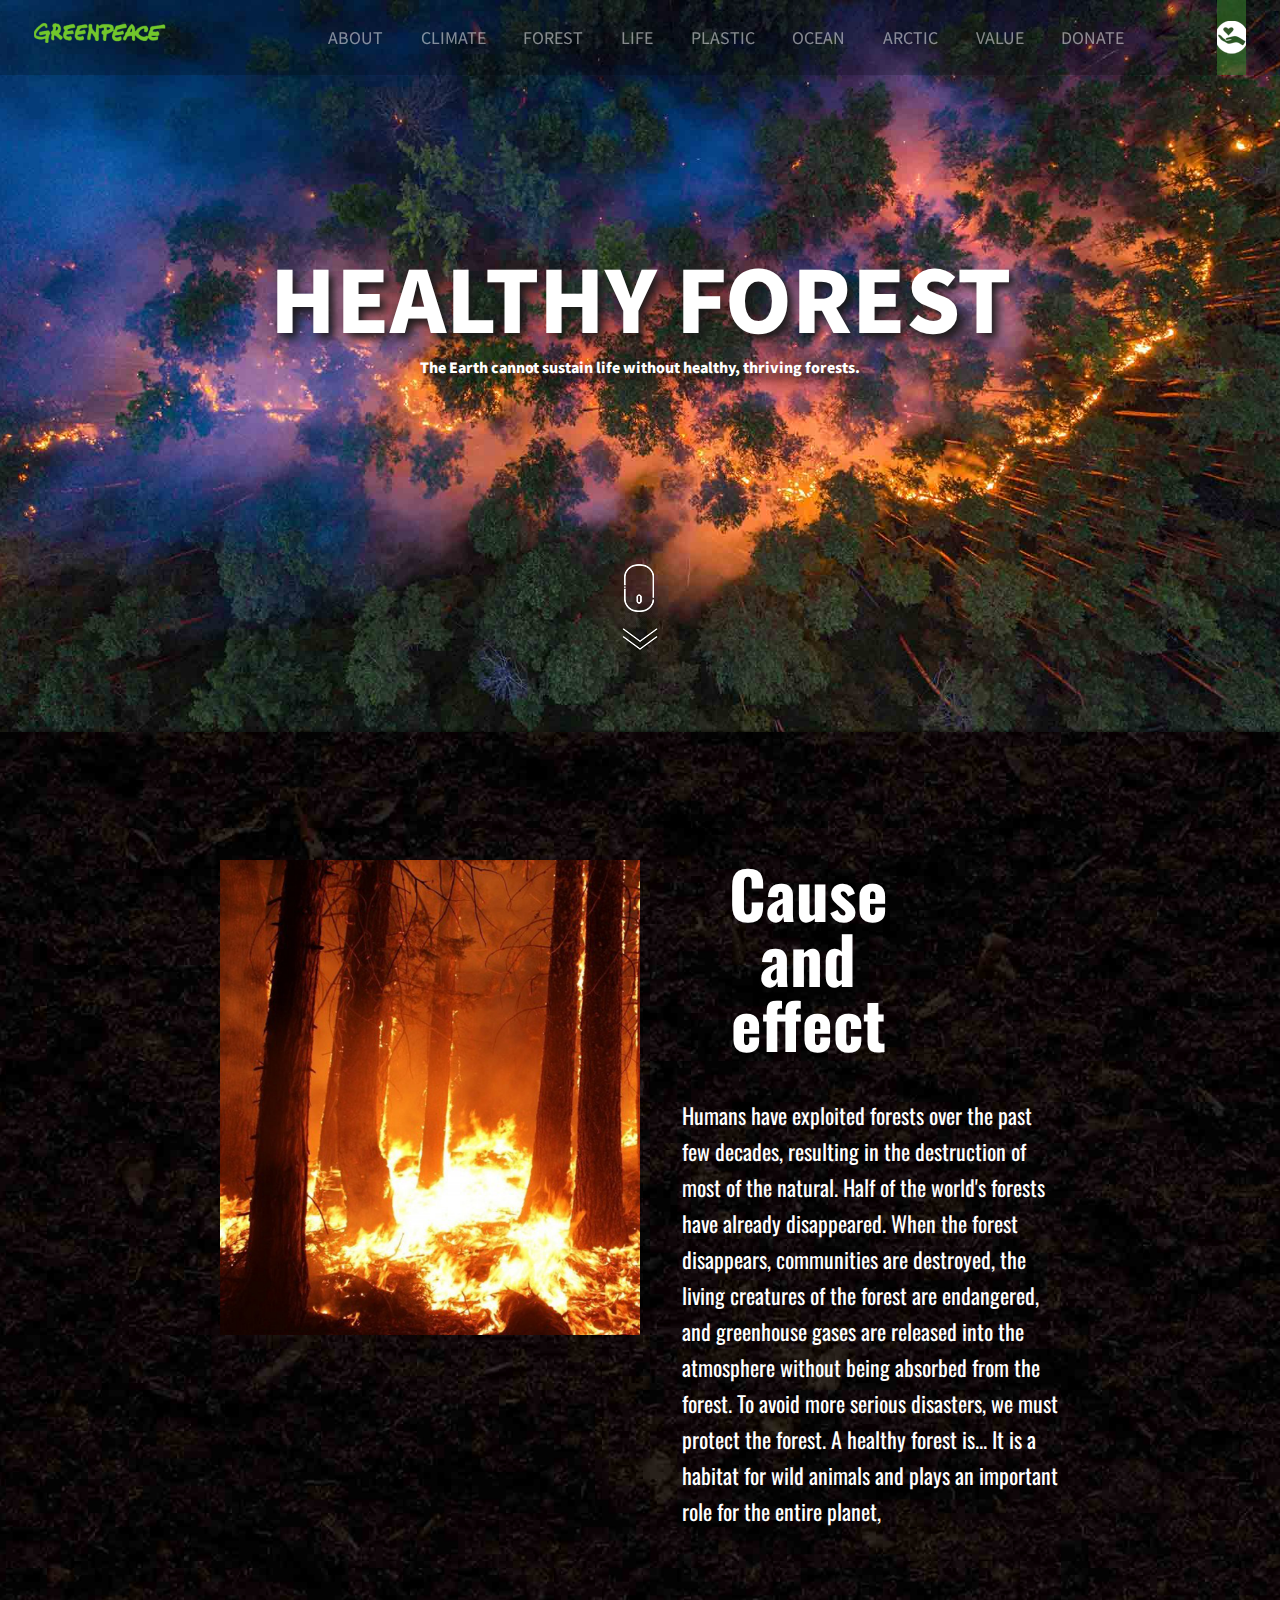
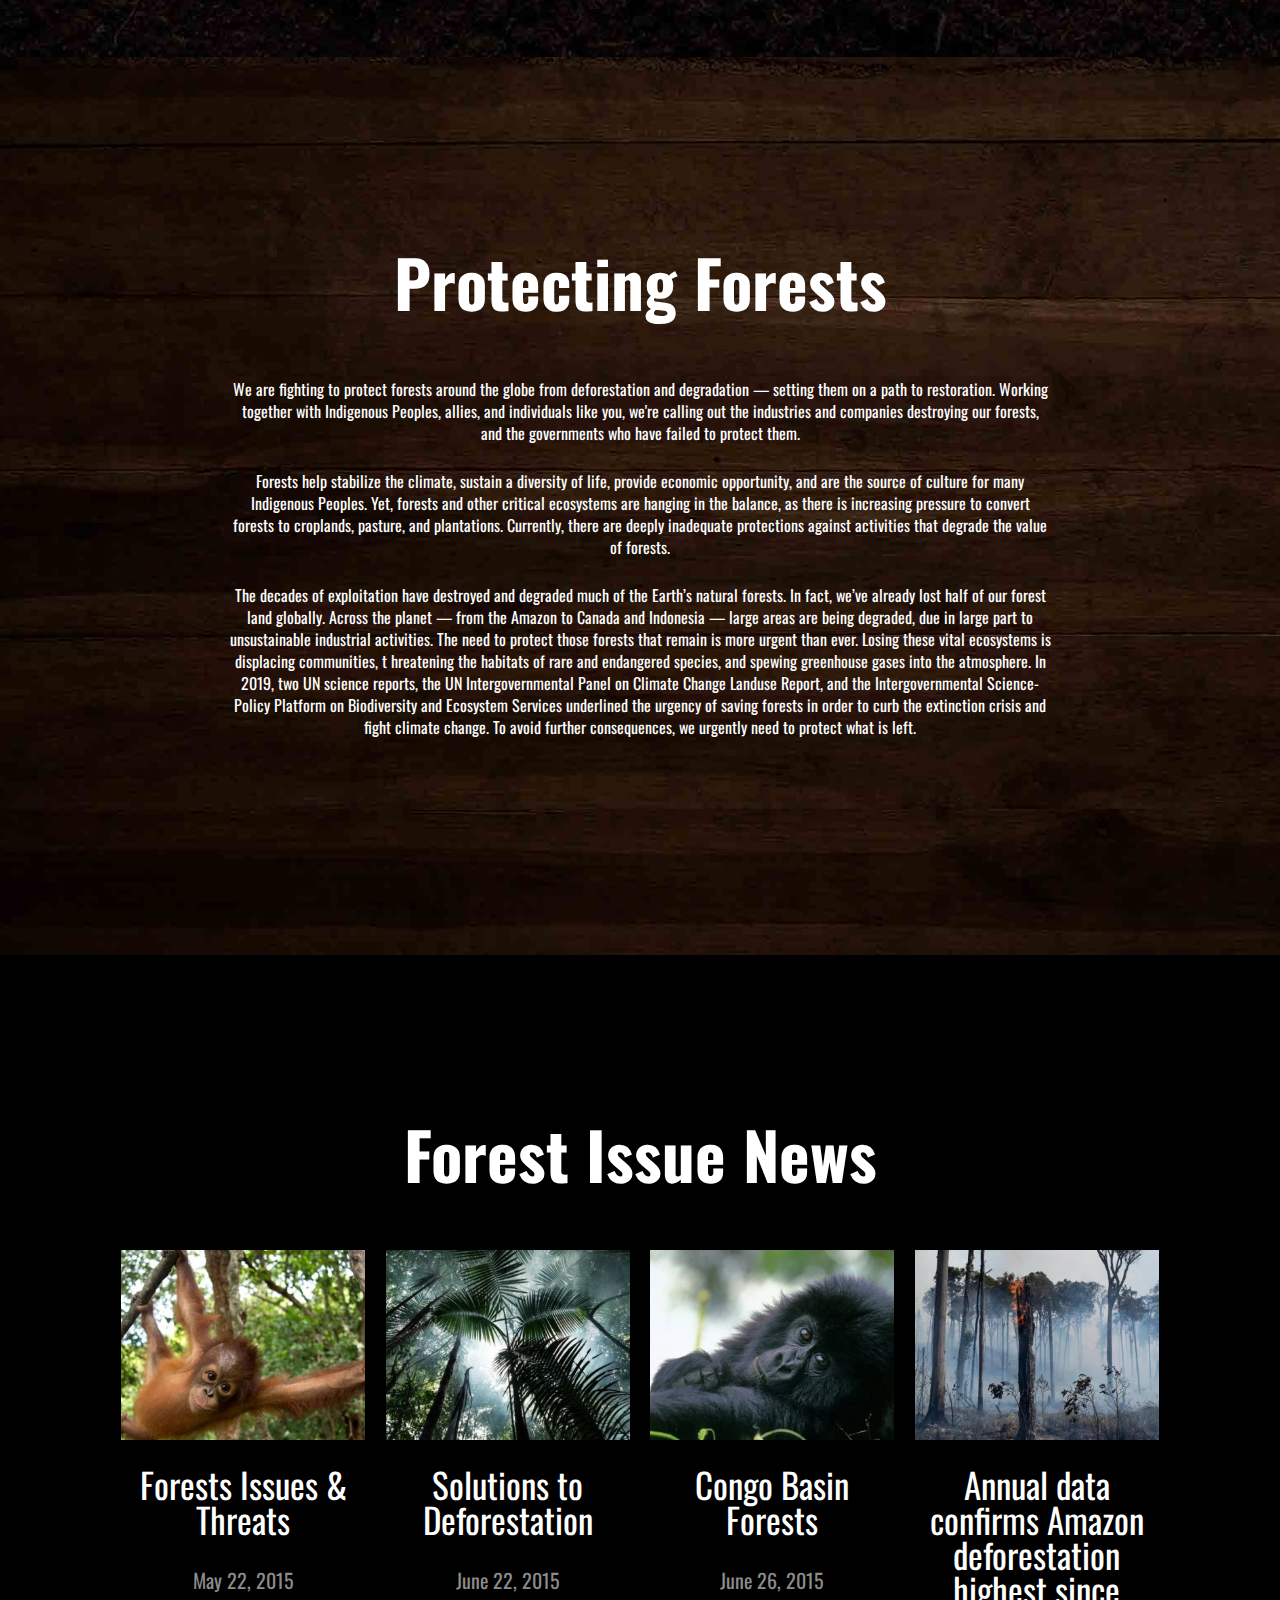
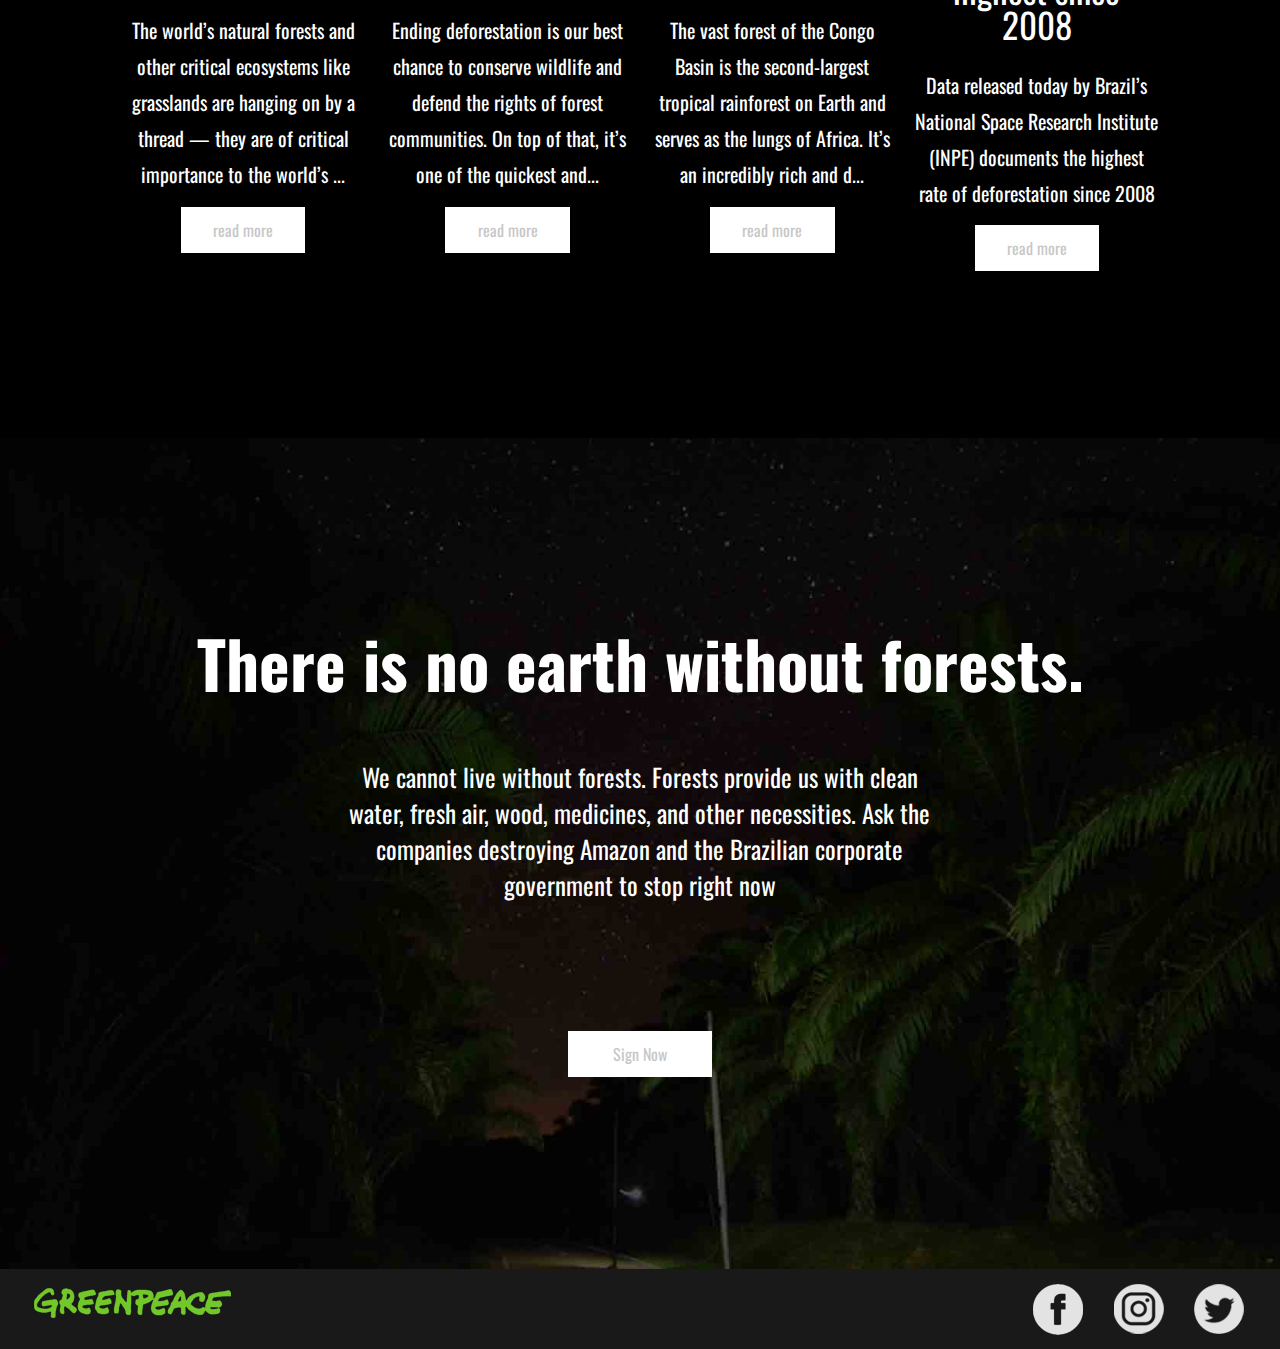
<file: forest.html>
<!DOCTYPE html>
<html lang="en">
<head>
    <meta charset="UTF-8">
    <meta name="viewport" content="width=device-width, initial-scale=1.0">
    <title>forest</title>
    <link rel="stylesheet" href="css/import.css">
</head>
<body>
    <header>
        <div>
            <h1><a href="index.html#climate"><img src="images/logo.png" alt="logo"></a></h1>
            <nav class="tablet_nav">
                <input type="checkbox" id="menuIcon" class="Mnav">
                <label for="menuIcon" class="Mnav">
                    <span></span>
                    <span></span>
                    <span></span>
                </label>
                <ul>
                    <li><a href="about.html">ABOUT</a></li>
                    <li><a href="climate.html">CLIMATE</a></li>
                    <li><a href="forest.html">FOREST</a></li>
                    <li><a href="life.html">LIFE</a></li>   
                    <li><a href="plastic.html">PLASTIC</a></li>
                    <li><a href="ocean.html">OCEAN</a></li>
                    <li><a href="arctic.html">ARCTIC</a></li>
                    <li><a href="index.html#values">VALUE</a></li>
                    <li><a href="index.html#donate">DONATE</a></li>
                </ul>
            </nav>
            <nav class="pc_nav">
                <a href="https://engage.us.greenpeace.org/onlineactions/Qwf5Xj_ZxEejPr_BIHiYvQ2?&utm_source=website&utm_medium=homepage&utm_campaign=website_donation_form_(header)&_ga=2.130385039.1482498442.1611489144-1700943539.1608452340">donate</a>
                <ul>
                    <li><a href="about.html">ABOUT</a></li>
                    <li><a href="climate.html">CLIMATE</a></li>
                    <li><a href="forest.html">FOREST</a></li>
                    <li><a href="life.html">LIFE</a></li>   
                    <li><a href="plastic.html">PLASTIC</a></li>
                    <li><a href="ocean.html">OCEAN</a></li>
                    <li><a href="arctic.html">ARCTIC</a></li>
                    <li><a href="index.html#values">VALUE</a></li>
                    <li><a href="index.html#donate">DONATE</a></li>
                </ul>
            </nav>
        </div>
    </header>
    <div class="forestSub">
        <section id="forest" class="firstBanner Bg">
            <h2>HEALTHY FOREST
                <small>The Earth cannot sustain life without healthy, thriving forests.</small>
            </h2>
            <span>scroll</span>
            <span>down</span>
        </section>

        <section class="forest_cause Bg">
            <div class="navBox">
                <img src="images/forest/forestImg.png" alt="활활불타는 나무">
                <h2>Cause and effect</h2>
                <p>Humans have exploited forests over the past few decades, resulting in the destruction 
                    of most of the natural. Half of the world's forests have already disappeared. 
                    When the forest disappears, communities are destroyed, the living creatures 
                    of the forest are endangered, and greenhouse gases are released into the atmosphere 
                    without being absorbed from the forest. To avoid more serious disasters, 
                    we must protect the forest. A healthy forest is...
                    It is a habitat for wild animals and plays an important role for the entire planet, 
                </p>
            </div>
        </section>

        <section class="forest_bn Bg">
            <h2>Protecting Forests</h2>
            <p>
                We are fighting to protect forests around the globe from deforestation and degradation — setting them on a path to restoration. 
                Working together with Indigenous Peoples, allies, and individuals like you, we're calling out the industries and companies destroying our forests, 
                and the governments who have failed to protect them.
            </p>
            <p>
                Forests help stabilize the climate, sustain a diversity of life, provide economic opportunity, and are the source of culture for many Indigenous Peoples. 
                Yet, forests and other critical ecosystems are hanging in the balance, as there is increasing pressure to convert forests to croplands, 
                pasture, and plantations. Currently, there are deeply inadequate protections against activities that degrade the value of forests.
            </p>
            <p>
                The decades of exploitation have destroyed and degraded much of the Earth’s natural forests. 
                In fact, we’ve already lost half of our forest land globally. Across the planet — from the Amazon to Canada and Indonesia — large areas are being degraded, 
                due in large part to unsustainable industrial activities. The need to protect those forests that remain is more urgent than ever. 
                Losing these vital ecosystems is displacing communities, t
                hreatening the habitats of rare and endangered species, and spewing greenhouse gases into the atmosphere. 
                In 2019, two UN science reports, the UN Intergovernmental Panel on Climate Change Landuse Report, and the Intergovernmental Science-Policy Platform on
                Biodiversity and Ecosystem Services underlined the urgency of saving forests in order to curb the extinction crisis and fight climate change. 
                To avoid further consequences, we urgently need to protect what is left.
            </p>

        </section>

        <section class="news">
            <h2>Forest Issue News</h2>
            <ul>
                <li>
                    <figure>
                        <img src="images/forest/forestSub01.png" alt="애기원숭이">
                        <figcaption>
                            <dl>
                                <dt>Forests Issues & Threats</dt>
                                <dd>May 22, 2015</dd>
                                <dd>The world’s natural forests and other critical 
                                    ecosystems like grasslands are hanging 
                                    on by a thread — they are of critical 
                                    importance to the world’s ...</dd>
                                <a href="https://engage.us.greenpeace.org/onlineactions/R3MeI7lpBU6dDnrbXrLapQ2?utm_source=website&utm_medium=actioncard&utm_campaign=200722_forestfoodsystemczzzzzzzzzzz&sourceid=1008145" class="btn_more">
                                    read more
                                </a>
                            </dl>
                        </figcaption>
                    </figure>
                </li>
                <li>
                    <figure>
                        <img src="images/forest/forestSub02.png" alt="안개낀 나무숲">
                        <figcaption>
                            <dl>
                                <dt>Solutions to Deforestation</dt>
                                <dd>June 22, 2015</dd>
                                <dd>Ending deforestation is our best chance 
                                    to conserve wildlife and defend 
                                    the rights of forest communities. 
                                    On top of that, it’s one of the quickest and...</dd>
                                <a href="#" class="btn_more">read more</a>
                            </dl>
                        </figcaption>
                    </figure>
                </li>
                <li>
                    <figure>
                        <img src="images/forest/forestSub03.png" alt="오랑우탄새끼">
                        <figcaption>
                            <dl>
                                <dt>Congo Basin Forests</dt>
                                <dd>June 26, 2015</dd>
                                <dd>The vast forest of the Congo Basin is the 
                                    second-largest tropical rainforest 
                                    on Earth and serves as the lungs of Africa. 
                                    It’s an incredibly rich and d...</dd>
                                <a href="#" class="btn_more">read more</a>
                            </dl>
                        </figcaption>
                    </figure>
                </li>
                <li>
                    <figure>
                        <img src="images/forest/forestSub04.png" alt="불연기 속 나무들">
                        <figcaption>
                            <dl>
                                <dt>Annual data confirms 
                                    Amazon deforestation 
                                    highest since 2008</dt>
                                <dd>Data released today by Brazil’s National 
                                    Space Research Institute (INPE) documents the 
                                    highest rate of deforestation since 2008</dd>
                                <a href="#" class="btn_more">read more</a>
                            </dl>
                        </figcaption>
                    </figure>
                </li>
            </ul>
        </section>

        <section class="forestSign Bg">
            <h2>There is no earth without forests.</h2>
            <p>We cannot live without forests. Forests provide us 
                with clean water, fresh air, wood, medicines, and other necessities.
                Ask the companies destroying Amazon and the Brazilian corporate government to stop right now
            </p>
            <a href="#" class="btn_more">Sign Now</a>

        </section>
        
        
    </div>
    
    <footer>
        <div class="end">
            <h2><a href="index.html"><img src="images/logo.png" alt="logo"></a></h2>
            <ul>
                <li><a href="https://twitter.com/greenpeacekorea">twitter</a></li>
                <li><a href="https://www.instagram.com/greenpeacekorea">instagram</a></li>
                <li><a href="https://www.facebook.com/greenpeacekorea">facebook</a></li>
            </ul>
        </div>
    </footer>
</body>
</html>
</file>
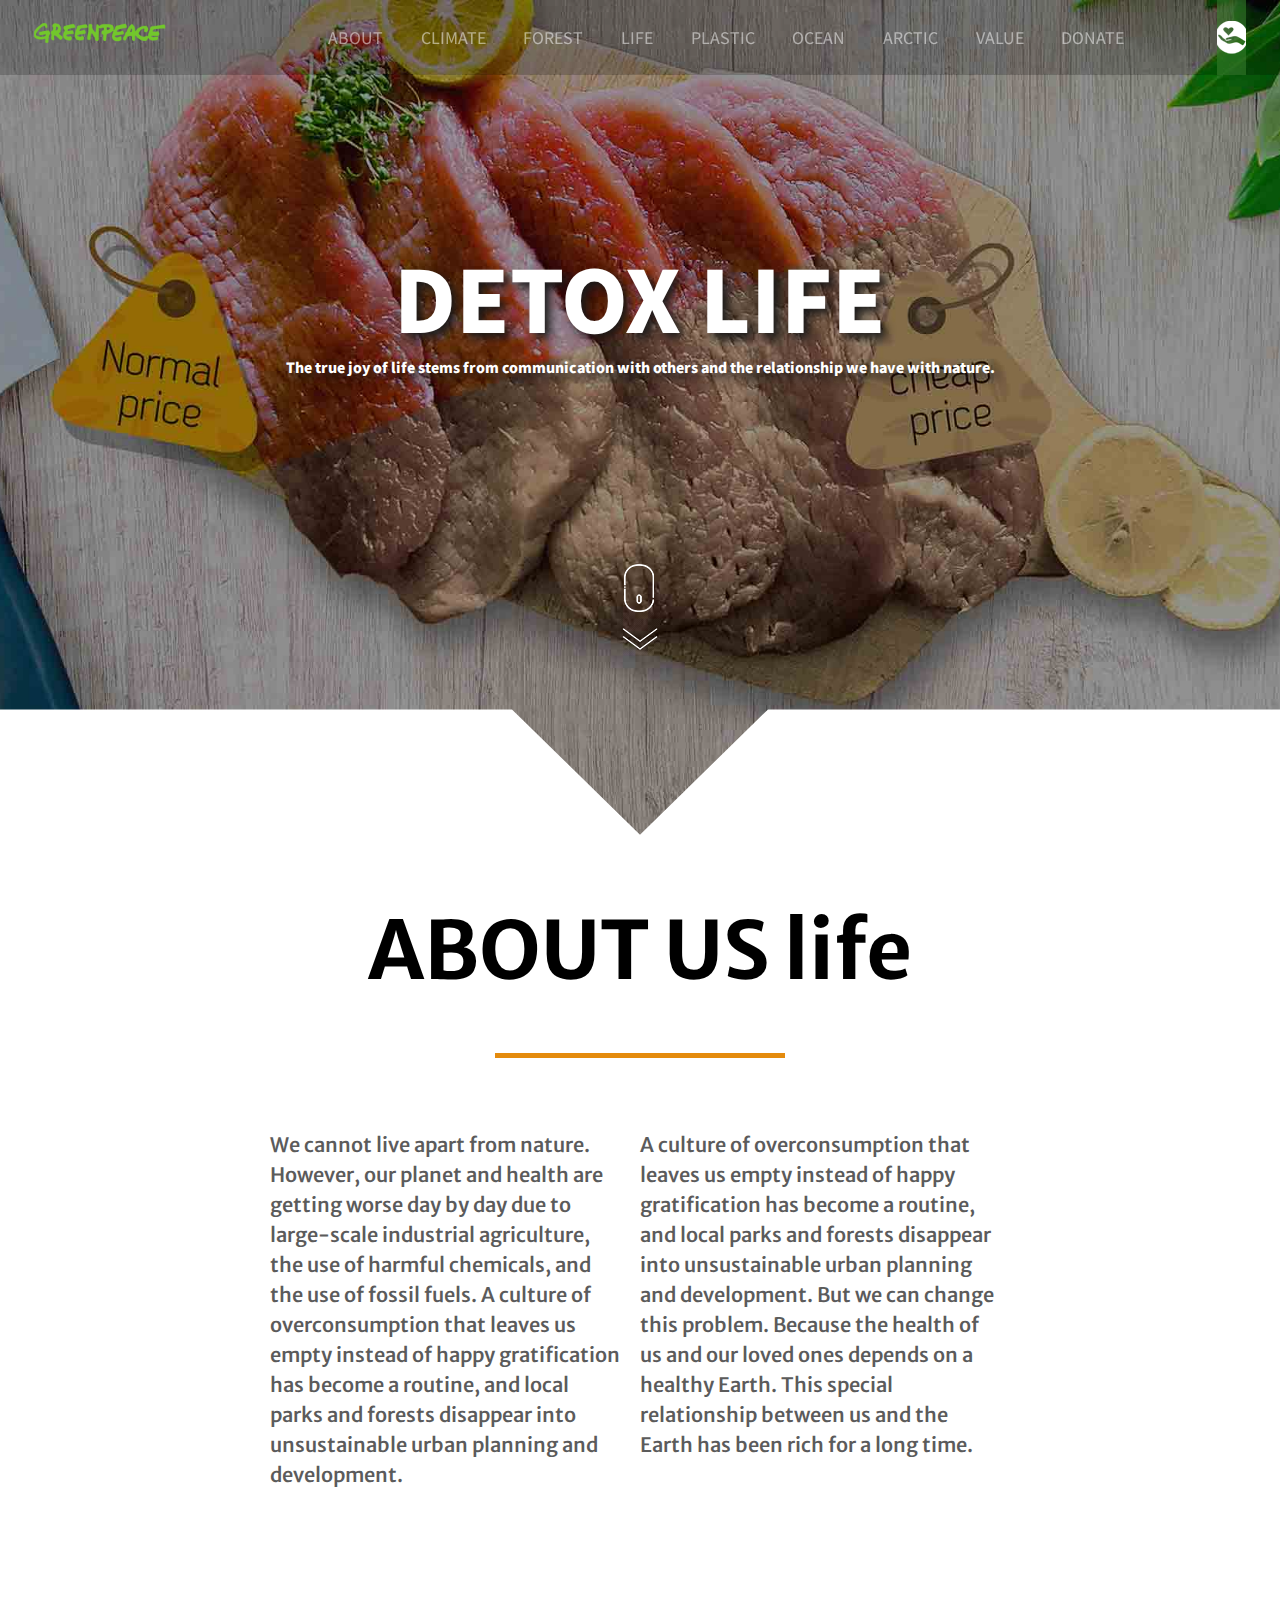
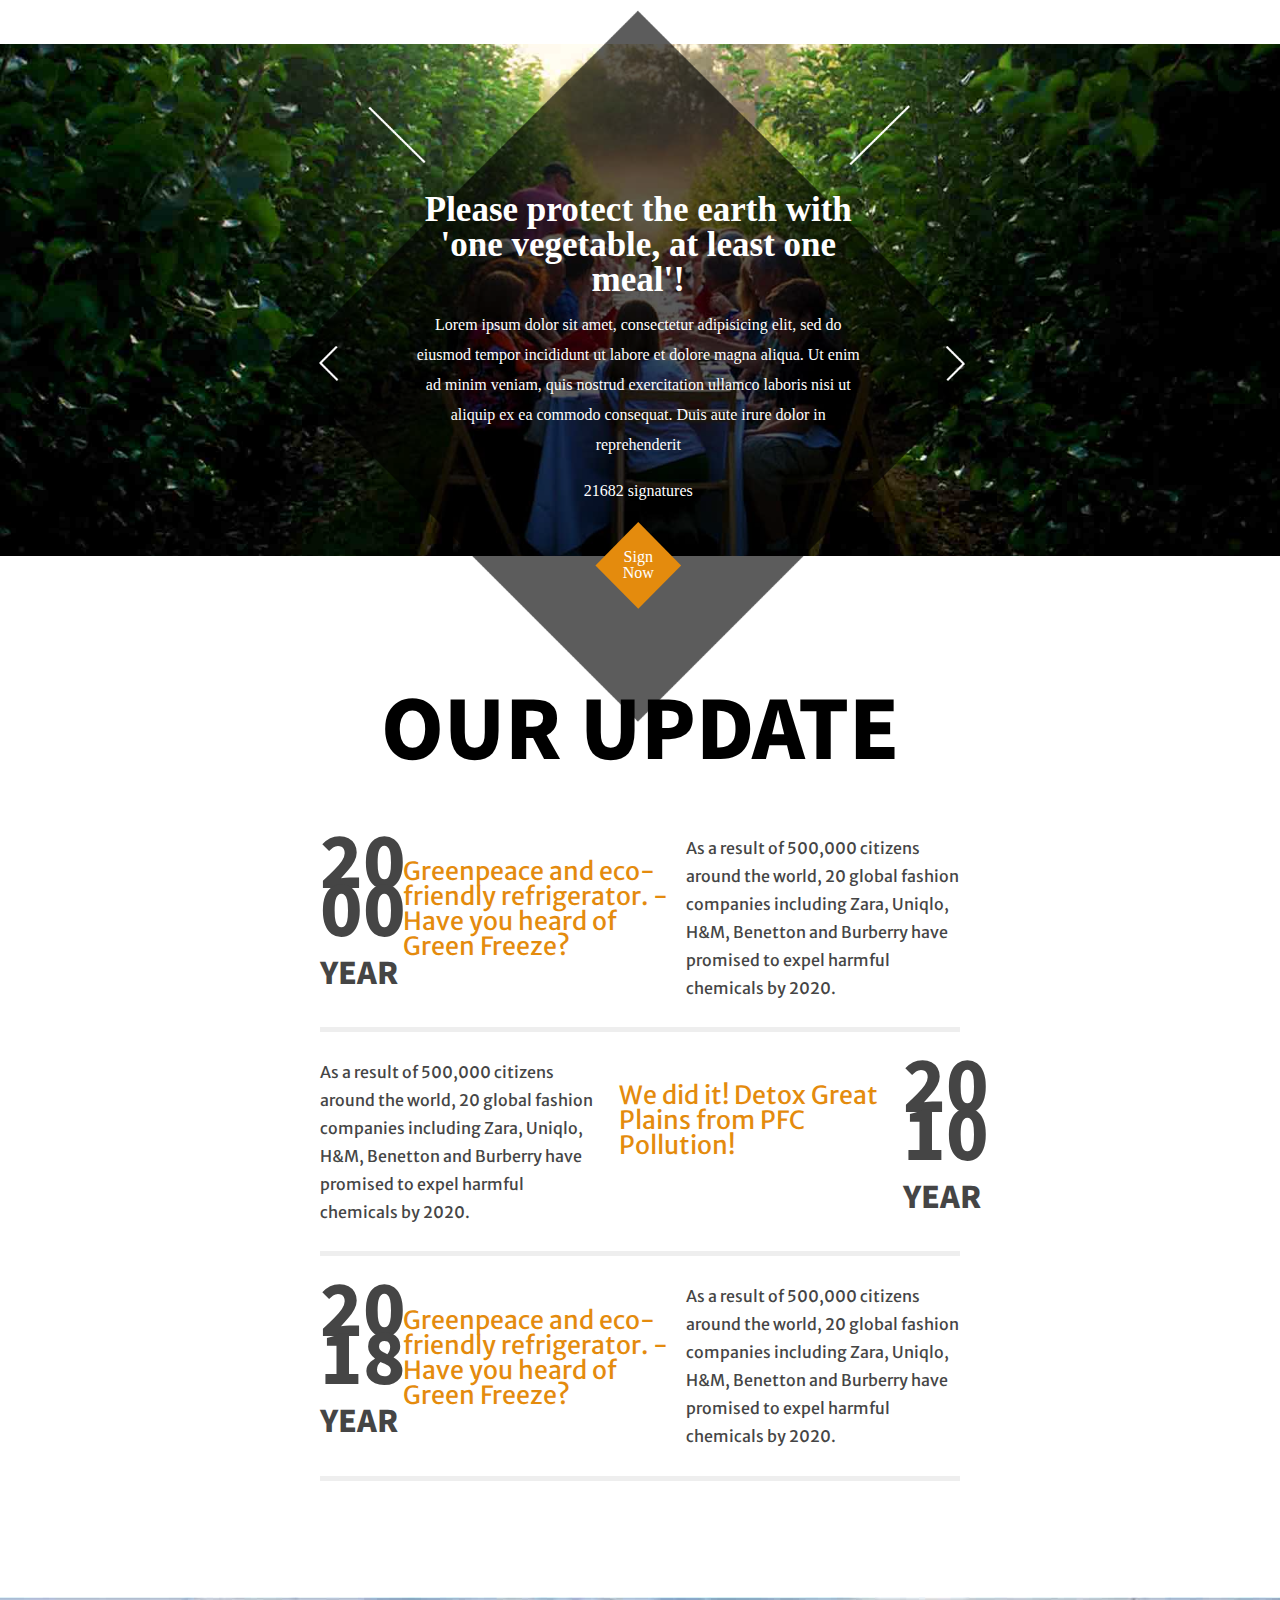
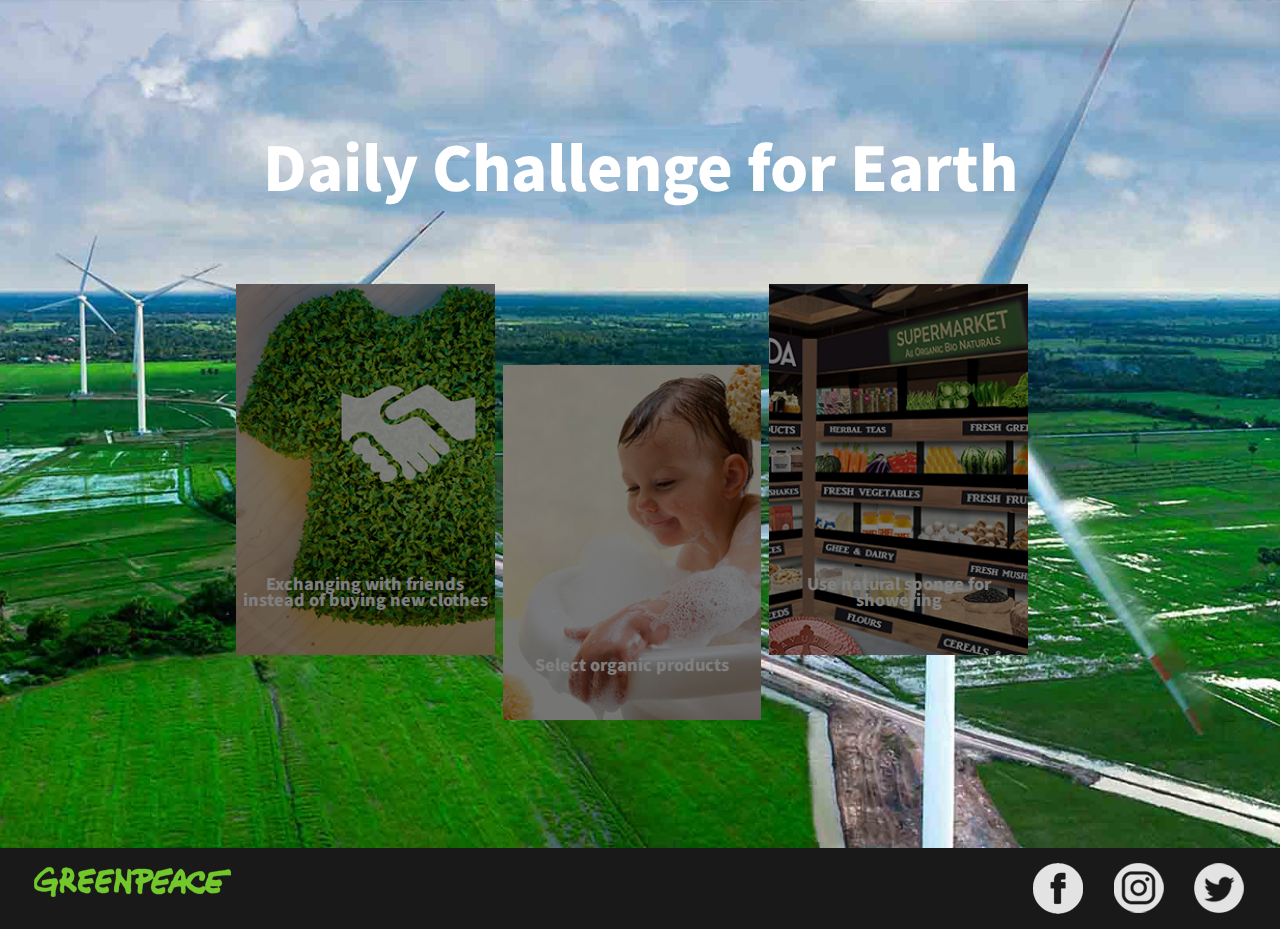
<file: life.html>
<!DOCTYPE html>
<html lang="en">
<head>
    <meta charset="UTF-8">
    <meta name="viewport" content="width=device-width, initial-scale=1.0">
    <title>life</title>
    <link rel="stylesheet" href="css/import.css">
</head>
<body>
    <header>
        <div>
            <h1><a href="index.html#climate"><img src="images/logo.png" alt="logo"></a></h1>
            <nav class="tablet_nav">
                <input type="checkbox" id="menuIcon" class="Mnav">
                <label for="menuIcon" class="Mnav">
                    <span></span>
                    <span></span>
                    <span></span>
                </label>
                <ul>
                    <li><a href="about.html">ABOUT</a></li>
                    <li><a href="climate.html">CLIMATE</a></li>
                    <li><a href="forest.html">FOREST</a></li>
                    <li><a href="life.html">LIFE</a></li>   
                    <li><a href="plastic.html">PLASTIC</a></li>
                    <li><a href="ocean.html">OCEAN</a></li>
                    <li><a href="arctic.html">ARCTIC</a></li>
                    <li><a href="index.html#values">VALUE</a></li>
                    <li><a href="index.html#donate">DONATE</a></li>
                </ul>
            </nav>
            <nav class="pc_nav">
                <a href="https://engage.us.greenpeace.org/onlineactions/Qwf5Xj_ZxEejPr_BIHiYvQ2?&utm_source=website&utm_medium=homepage&utm_campaign=website_donation_form_(header)&_ga=2.130385039.1482498442.1611489144-1700943539.1608452340">donate</a>
                <ul>
                    <li><a href="about.html">ABOUT</a></li>
                    <li><a href="climate.html">CLIMATE</a></li>
                    <li><a href="forest.html">FOREST</a></li>
                    <li><a href="life.html">LIFE</a></li>   
                    <li><a href="plastic.html">PLASTIC</a></li>
                    <li><a href="ocean.html">OCEAN</a></li>
                    <li><a href="arctic.html">ARCTIC</a></li>
                    <li><a href="index.html#values">VALUE</a></li>
                    <li><a href="index.html#donate">DONATE</a></li>
                </ul>
            </nav>
        </div>
    </header>
    <div class="lifeSub">
        <section id="life" class="firstBanner Bg">
            <h2>DETOX LIFE
                <small>The true joy of life stems from communication with others and the relationship we have with nature.</small>
            </h2>
            <span>scroll</span>
            <span>down</span>
        </section>
        
        <section class="lifeAbout">
            <h2>ABOUT US life</h2>
            <span></span>
            <p>We cannot live apart from nature.
                However, our planet and health are getting worse day by day due to large-scale industrial agriculture, the use of harmful chemicals, and the use of fossil fuels. 
                A culture of overconsumption that leaves us empty instead of happy gratification has become a routine, and local parks and forests disappear into unsustainable urban planning and development. 
            </p>
            <p>
                A culture of overconsumption that leaves us empty instead of happy gratification has become a routine, and local parks and forests disappear into unsustainable urban planning and development. 
                But we can change this problem.
                Because the health of us and our loved ones depends on a healthy Earth. This special relationship between us and the Earth has been rich for a long time.
            </p>
        </section>

        <section class="lifeSign Bg">
            <div class="diamondBox">
                <div class="content">
                    <h3>Please protect the earth with
                        'one vegetable, at least one meal'!</h3>
                    <p>
                        Lorem ipsum dolor sit amet, consectetur adipisicing elit, sed do eiusmod tempor incididunt ut labore et dolore magna aliqua. Ut enim ad minim veniam, quis nostrud exercitation ullamco laboris nisi ut aliquip ex ea commodo consequat. Duis aute irure dolor in reprehenderit
                    </p>
                    <span>21682 signatures</span>
                    <a href="#">Sign <br> Now</a>
                </div>
            </div>
        </section>

        <section class="timeline">
            <h2>OUR UPDATE</h2>
            <ul>
                <li>
                    <h3>
                        20<br>00
                    <small>YEAR</small>
                    </h3>
                    <mark>Greenpeace and eco-
                        friendly refrigerator. 
                        - Have you heard of Green Freeze?
                    </mark>
                    <p>As a result of 500,000 citizens around the world, 
                        20 global fashion companies including 
                        Zara, Uniqlo, H&M, Benetton and Burberry 
                        have promised to expel harmful chemicals by 2020.
                    </p>
                </li>
                <li>
                    <h3>
                        20<br>10
                    <small>YEAR</small>
                    </h3>
                    <mark>We did it! Detox Great Plains 
                        from PFC Pollution!
                    </mark>
                    <p>As a result of 500,000 citizens around the world, 
                        20 global fashion companies including 
                        Zara, Uniqlo, H&M, Benetton and Burberry 
                        have promised to expel harmful chemicals by 2020.
                    </p>
                </li>
                <li>
                    <h3>
                        20<br>18
                    <small>YEAR</small>
                    </h3>
                    <mark>Greenpeace and eco-
                        friendly refrigerator. 
                        - Have you heard of Green Freeze?
                    </mark>
                    <p>As a result of 500,000 citizens around the world, 
                        20 global fashion companies including 
                        Zara, Uniqlo, H&M, Benetton and Burberry 
                        have promised to expel harmful chemicals by 2020.
                    </p>
                </li>
            </ul>
        </section>

        <section class="challenge02 Bg">
            <h2>Daily Challenge for Earth</h2>
                <ul>
                    <li>Exchanging with friends instead of buying new clothes</li>
                    <li>Select organic products</li>
                    <li>Use natural sponge for showering</li>
                </ul>

        </section>
        
    </div>
    
    <footer>
        <div class="end">
            <h2><a href="index.html"><img src="images/logo.png" alt="logo"></a></h2>
            <ul>
                <li><a href="https://twitter.com/greenpeacekorea">twitter</a></li>
                <li><a href="https://www.instagram.com/greenpeacekorea">instagram</a></li>
                <li><a href="https://www.facebook.com/greenpeacekorea">facebook</a></li>
            </ul>
        </div>
    </footer>
</body>
</html>
</file>
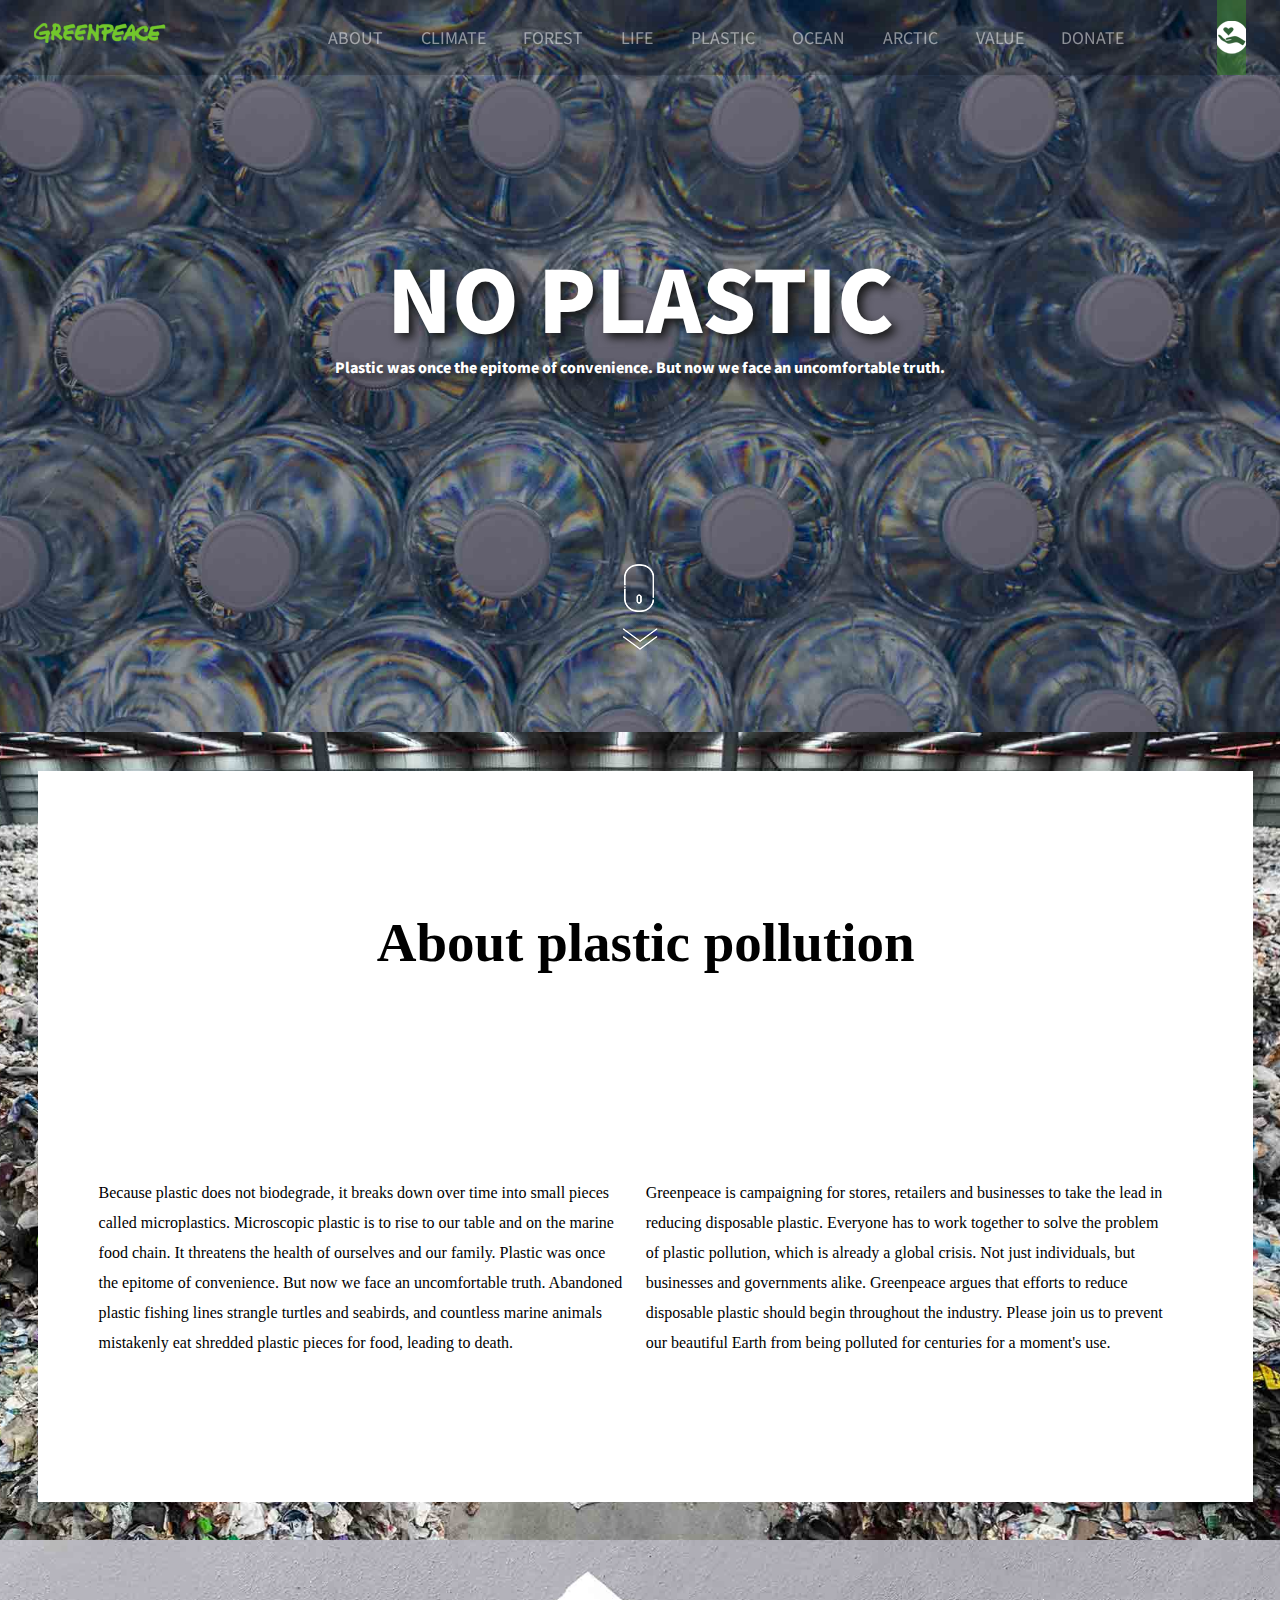
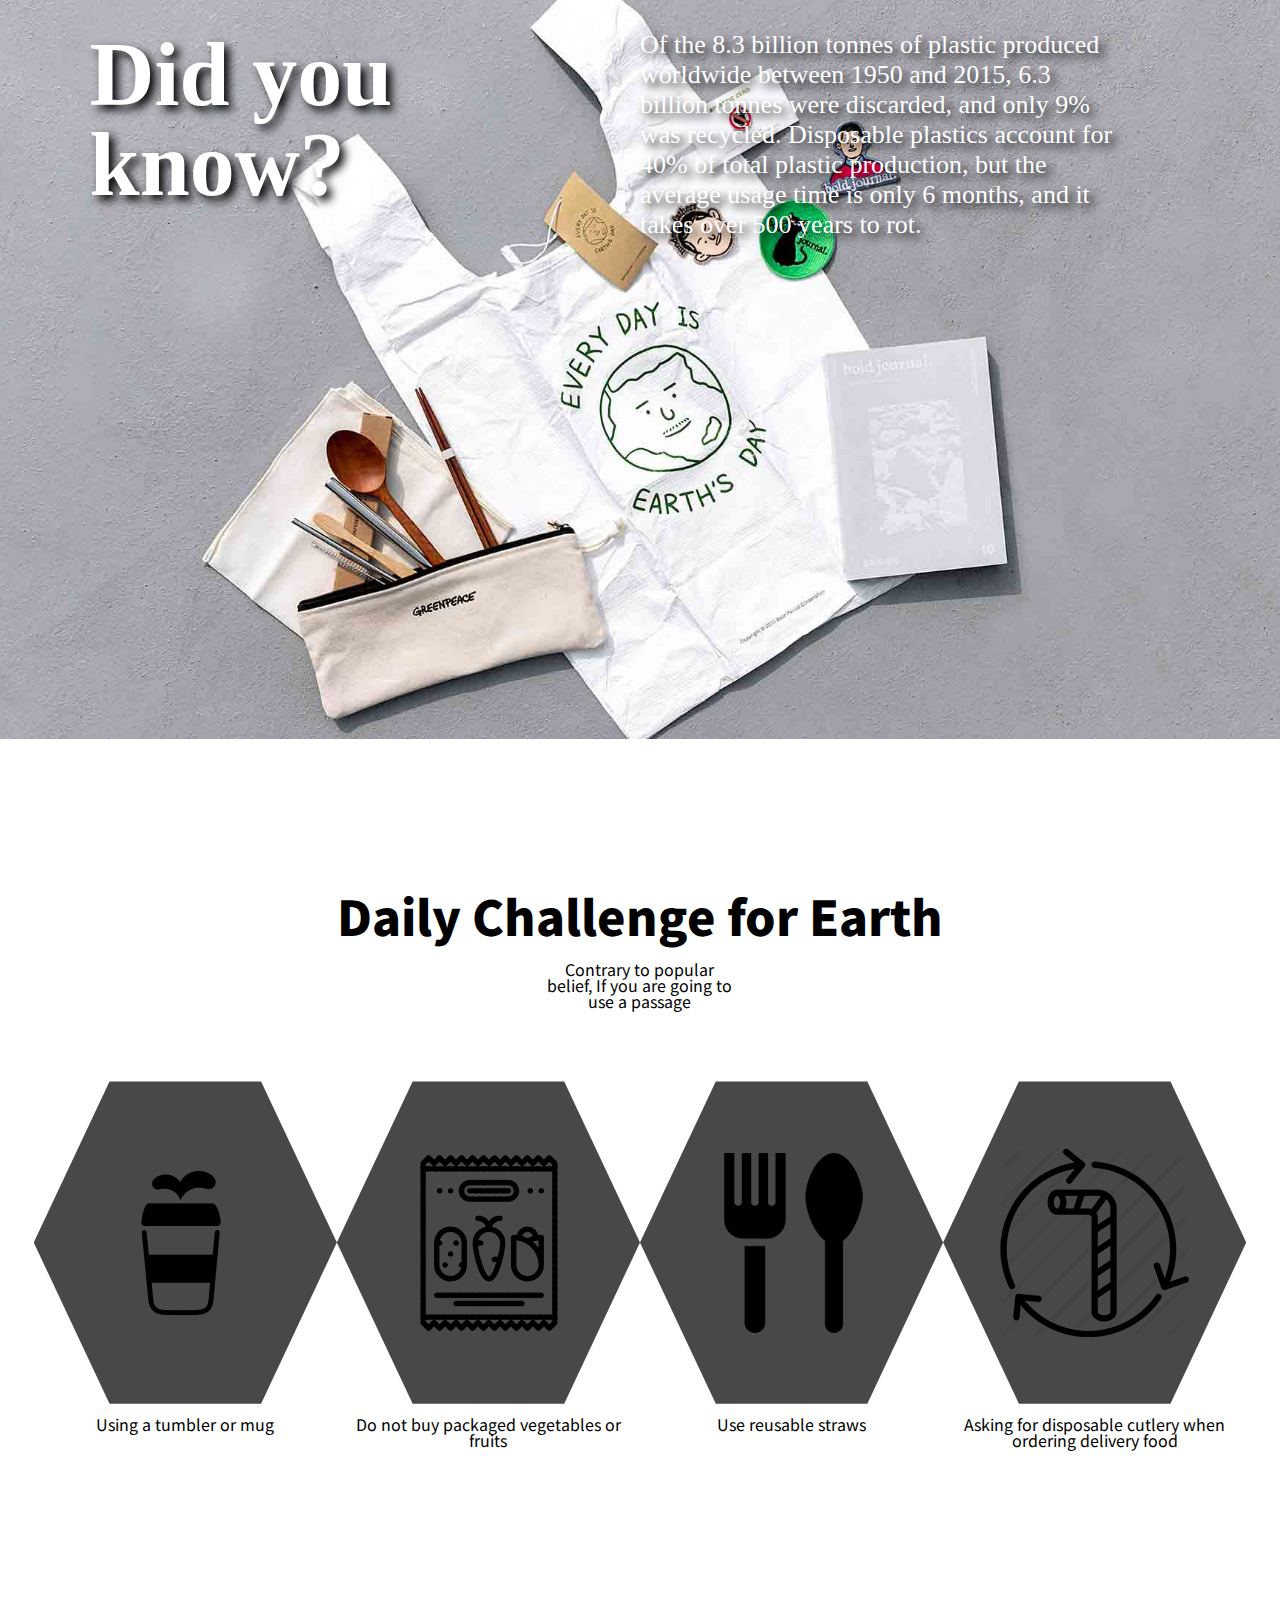
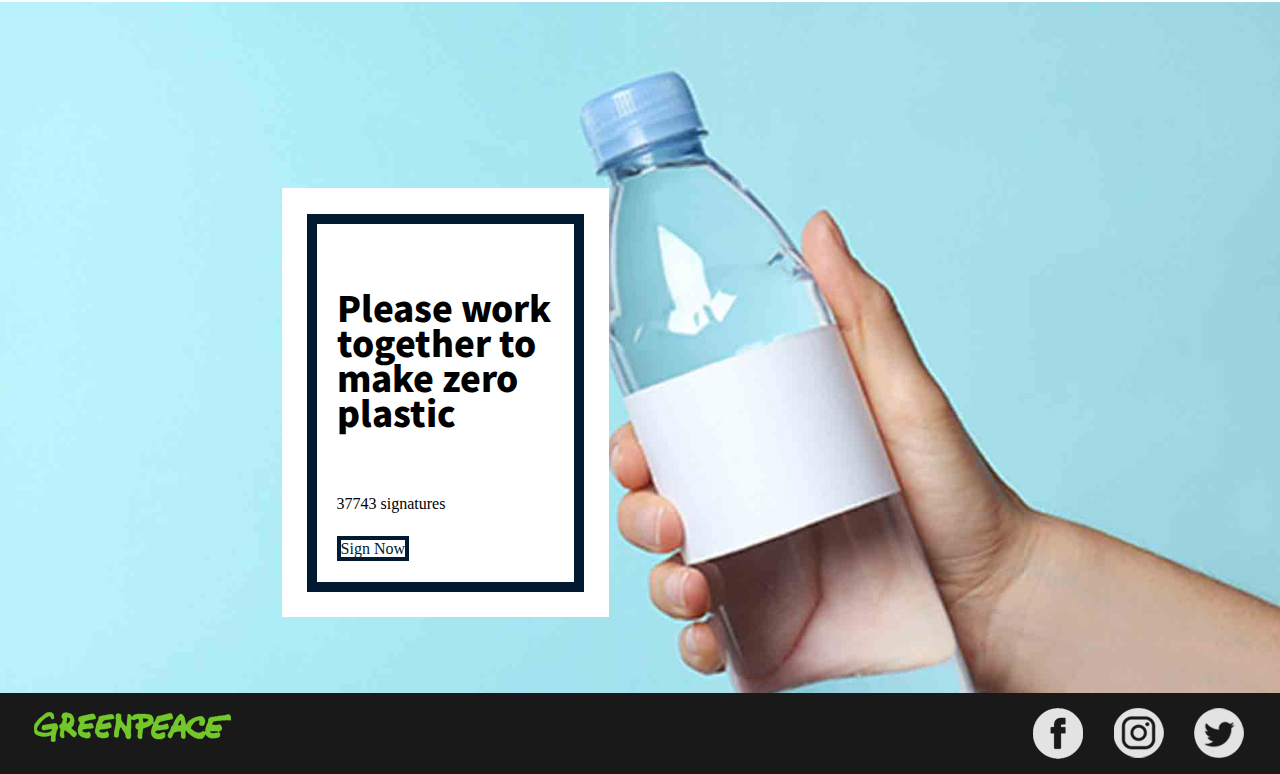
<file: plastic.html>
<!DOCTYPE html>
<html lang="en">
<head>
    <meta charset="UTF-8">
    <meta name="viewport" content="width=device-width, initial-scale=1.0">
    <title>plastic</title>
    <link rel="stylesheet" href="css/import.css">
</head>
<body>
    <header>
        <div>
            <h1><a href="index.html#climate"><img src="images/logo.png" alt="logo"></a></h1>
            <nav class="tablet_nav">
                <input type="checkbox" id="menuIcon" class="Mnav">
                <label for="menuIcon" class="Mnav">
                    <span></span>
                    <span></span>
                    <span></span>
                </label>
                <ul>
                    <li><a href="about.html">ABOUT</a></li>
                    <li><a href="climate.html">CLIMATE</a></li>
                    <li><a href="forest.html">FOREST</a></li>
                    <li><a href="life.html">LIFE</a></li>   
                    <li><a href="plastic.html">PLASTIC</a></li>
                    <li><a href="ocean.html">OCEAN</a></li>
                    <li><a href="arctic.html">ARCTIC</a></li>
                    <li><a href="index.html#values">VALUE</a></li>
                    <li><a href="index.html#donate">DONATE</a></li>
                </ul>
            </nav>
            <nav class="pc_nav">
                <a href="https://engage.us.greenpeace.org/onlineactions/Qwf5Xj_ZxEejPr_BIHiYvQ2?&utm_source=website&utm_medium=homepage&utm_campaign=website_donation_form_(header)&_ga=2.130385039.1482498442.1611489144-1700943539.1608452340">donate</a>
                <ul>
                    <li><a href="about.html">ABOUT</a></li>
                    <li><a href="climate.html">CLIMATE</a></li>
                    <li><a href="forest.html">FOREST</a></li>
                    <li><a href="life.html">LIFE</a></li>   
                    <li><a href="plastic.html">PLASTIC</a></li>
                    <li><a href="ocean.html">OCEAN</a></li>
                    <li><a href="arctic.html">ARCTIC</a></li>
                    <li><a href="index.html#values">VALUE</a></li>
                    <li><a href="index.html#donate">DONATE</a></li>
                </ul>
            </nav>
        </div>
    </header>
    <div class="plasticSub">
        <section id="plastic" class="firstBanner Bg">
            <!-- <iframe width="560" height="315" src="https://www.youtube.com/embed/sjU5i98nx74"  allow="accelerometer; autoplay; clipboard-write; encrypted-media; gyroscope; picture-in-picture" allowfullscreen></iframe> -->
            <h2>NO PLASTIC
                <small>Plastic was once the epitome of convenience. But now we face an uncomfortable truth.</small>
            </h2>
            <span>scroll</span>
            <span>down</span>
        </section>
        <section class="pt_about Bg">
            <div>
                <h2>About plastic pollution</h2>
                <p>Because plastic does not biodegrade, it breaks down over time into small 
                    pieces called microplastics. 
                    Microscopic plastic is to rise to our table and on the marine food chain. 
                    It threatens the health of ourselves and our family.
                    Plastic was once the epitome of convenience. 
                    But now we face an uncomfortable truth. 
                    Abandoned plastic fishing lines strangle turtles and seabirds, and countless marine 
                    animals mistakenly eat shredded plastic pieces for food, leading to death.
                </p>
                <p>
                    Greenpeace is campaigning for stores, retailers and businesses to take the lead 
                    in reducing disposable plastic. 
                    Everyone has to work together to solve the problem of plastic pollution, 
                    which is already a global crisis. 
                    Not just individuals, but businesses and governments alike. 
                    Greenpeace argues that efforts to reduce disposable plastic should begin 
                    throughout the industry. Please join us to prevent our beautiful Earth from 
                    being polluted for centuries for a moment's use.

                </p>
            </div>
        </section>

        <section class="pt_know Bg">
            <h2>Did you know?</h2>
            <p>Of the 8.3 billion tonnes of plastic produced 
                worldwide between 1950 and 2015, 6.3 billion 
                tonnes were discarded, and only 9% was recycled. 
                Disposable plastics account for 40% of total plastic production, 
                but the average usage time is only 6 months, 
                and it takes over 500 years to rot.
            </p>
        </section>

        <section class="pt_challenge">
            <h2>Daily Challenge for Earth</h2>
            <p>Contrary to popular belief, 
                If you are going to use a passage</p>
            <ul>
                <li>
                    <span>
                        <img src="images/plastic/platicIcon01.png" alt="Using a tumbler">
                    </span>
                    <p>Using a tumbler or mug</p>
                </li>
                <li>
                    <span>
                        <img src="images/plastic/platicIcon02.png" alt="vegetables or fruits">
                    </span>
                    <p>Do not buy packaged vegetables or fruits</p>
                </li>
                <li>
                    <span>
                        <img src="images/plastic/platicIcon03.png" alt="reusable straws">  
                    </span>
                    <p>Use reusable straws</p>
                </li>
                <li>
                    <span>
                        <img src="images/plastic/platicIcon04.png" alt="delivery food"> 
                    </span>
                    <p>Asking for disposable cutlery when ordering delivery food</p>
                </li>
            </ul>

        </section>
        
        <section class="pt_sign Bg">
            <div class="signBox">
                <div class="signInBox">
                    <h3>Please work together 
                        to make zero plastic</h3>
                    <span>37743 signatures</span>
                    <a href="#">Sign Now</a>
                </div>
            </div>
        </section>
    </div>
    
    <footer>
        <div class="end">
            <h2><a href="index.html"><img src="images/logo.png" alt="logo"></a></h2>
            <ul>
                <li><a href="https://twitter.com/greenpeacekorea">twitter</a></li>
                <li><a href="https://www.instagram.com/greenpeacekorea">instagram</a></li>
                <li><a href="https://www.facebook.com/greenpeacekorea">facebook</a></li>
            </ul>
        </div>
    </footer>
</body>
</html>
</file>
<file: css/import.css>
@import url('https://fonts.googleapis.com/css2?family=Merriweather+Sans:wght@300;400;500;800&family=Noto+Sans+KR:wght@300;400;500;700;900&display=swap');
@import url('https://fonts.googleapis.com/css2?family=Oswald:wght@300;500;600&display=swap');
@import url('reset.css');
@import url('global.css');
@import url('page.css');
</file>
